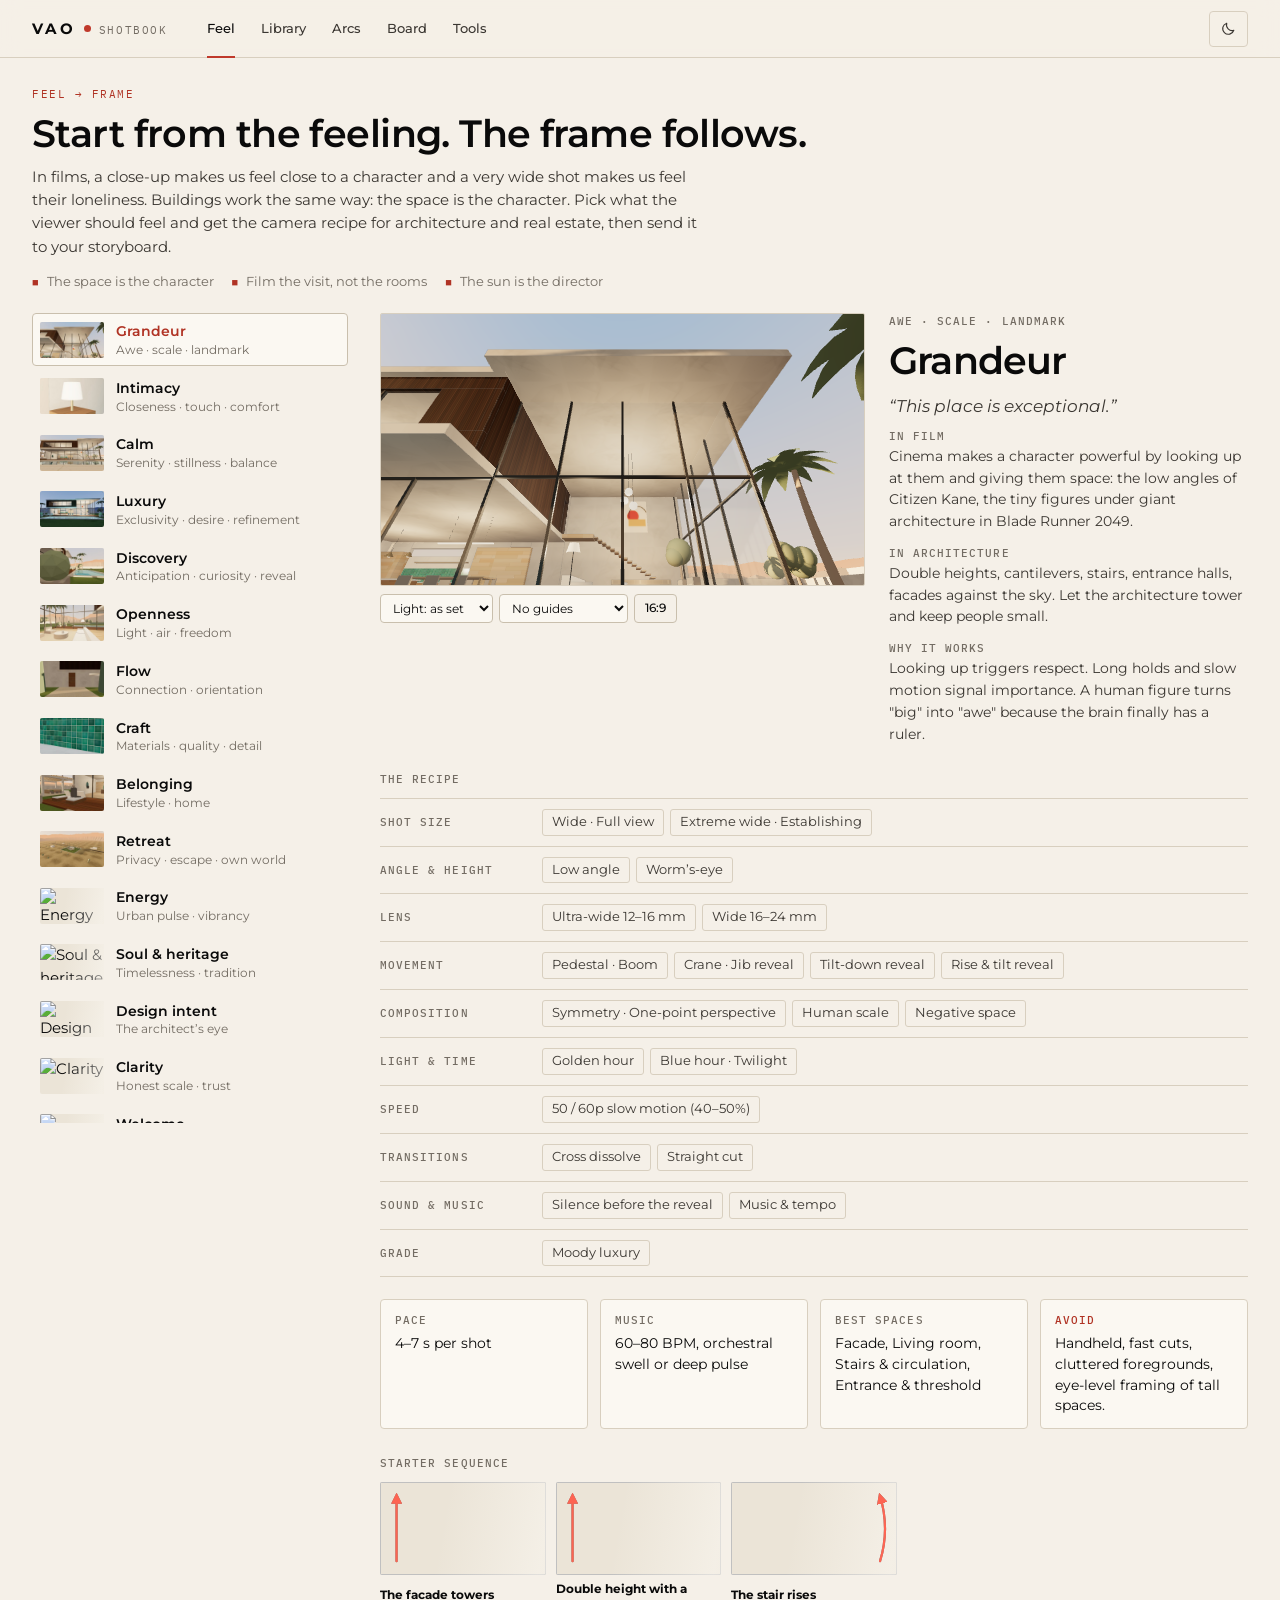
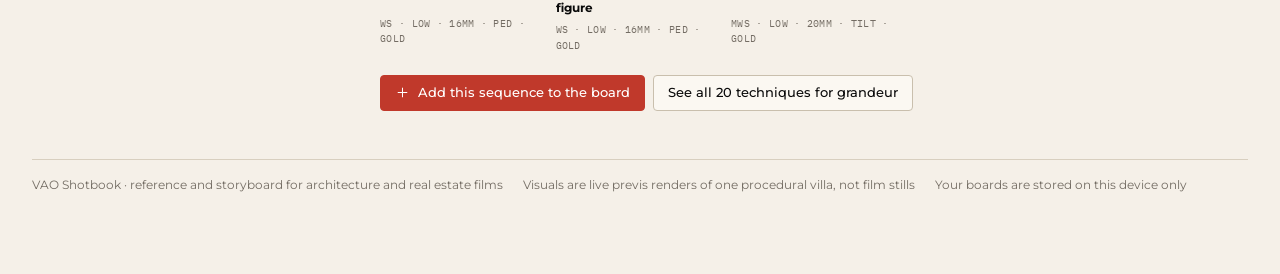
<file: storyboard/index.html>
<!DOCTYPE html>
<html lang="en">
<head>
<meta charset="utf-8">
<meta name="viewport" content="width=device-width, initial-scale=1, viewport-fit=cover">
<title>VAO Shotbook</title>
<meta name="description" content="Reference and storyboard app for architecture and real estate films: feelings to camera recipes, 169 techniques with their effect on the viewer, story arcs, a 3D previs villa, sun planner and shoot plan.">
<meta name="theme-color" content="#0a0a0a">
<link rel="manifest" href="manifest.webmanifest">
<link rel="icon" href="icon.svg" type="image/svg+xml">
<link rel="apple-touch-icon" href="icon.svg">
<link rel="preconnect" href="https://fonts.googleapis.com">
<link rel="preconnect" href="https://fonts.gstatic.com" crossorigin>
<link rel="stylesheet" href="https://fonts.googleapis.com/css2?family=IBM+Plex+Mono:wght@400;500&family=Montserrat:wght@400;500;600;700&display=swap">
<link rel="stylesheet" href="css/app.css">
</head>
<body>
<header class="topbar">
  <a class="brand" href="#feel" aria-label="VAO Shotbook home"><b>VAO</b><i></i><span>Shotbook</span></a>
  <nav class="nav" id="app-nav" aria-label="Main"></nav>
  <div class="bar-right">
    <span class="proj-pill muted" id="proj-pill"></span>
    <button class="iconbtn" id="theme" type="button" aria-label="Switch theme"></button>
  </div>
</header>

<main id="view" tabindex="-1"></main>

<nav class="tabbar" id="tabbar" aria-label="Main"></nav>

<div class="scrim" id="scrim" hidden></div>
<aside class="sheet" id="sheet" hidden aria-label="Details">
  <div class="sheet-head">
    <span class="label"></span>
    <button class="iconbtn sheet-close" type="button" aria-label="Close"><svg viewBox="0 0 24 24" fill="none" stroke="currentColor" stroke-width="1.6" stroke-linecap="round"><path d="M6 6l12 12M18 6 6 18"/></svg></button>
  </div>
  <div class="sheet-body"></div>
</aside>
<div class="toast" id="toast" role="status" aria-live="polite"></div>

<noscript><p style="padding:24px">VAO Shotbook needs JavaScript.</p></noscript>

<script src="vendor/three.min.js"></script>
<script src="js/previs.js"></script>
<script src="js/shots.js"></script>
<script src="js/data-library.js"></script>
<script src="js/data-feel.js"></script>
<script src="js/data-arcs.js"></script>
<script src="js/data-options.js"></script>
<script src="js/sun.js"></script>
<script src="js/diagrams.js"></script>
<script src="js/store.js"></script>
<script src="js/app.js"></script>
</body>
</html>
</file>
<file: storyboard/css/app.css>
/* VAO Shotbook
 * Layout: app shell. Sticky top bar on desktop, bottom tab bar on phones,
 * one content column (max 1320px) with a 16px+ gutter; detail sheets slide
 * in from the right (full screen on phones).
 * Palette: VAO brand. Light = cream paper + ink, dark = black + cream. Red accent.
 * Type: Montserrat (brand, display + body), IBM Plex Mono (camera data, slates).
 */
:root {
  --bg: #f5f0e8;
  --surface: #fbf8f2;
  --surface-2: #ebe4d7;
  --ink: #0a0a0a;
  --ink-2: #3b3732;
  --muted: #736c63;
  --line: #d8cfbf;
  --line-2: #c9bfad;
  --accent: #c0392b;
  --accent-text: #b03324;
  --accent-ink: #ffffff;
  --accent-soft: rgba(192, 57, 43, 0.09);
  --good: #3d7a4c;
  --warn: #a86b16;
  --scrim: rgba(10, 10, 10, 0.38);
  --shadow: 0 1px 2px rgba(30, 20, 10, 0.06), 0 10px 30px rgba(30, 20, 10, 0.1);
  --font: 'Montserrat', 'Avenir Next', 'Helvetica Neue', Arial, sans-serif;
  --mono: 'IBM Plex Mono', ui-monospace, 'SFMono-Regular', Menlo, Consolas, monospace;
  --r: 4px;
  --gutter: clamp(16px, 3vw, 32px);
  --bar-h: 58px;
  color-scheme: light;
}
@media (prefers-color-scheme: dark) {
  :root:not([data-theme="light"]) {
    --bg: #0a0a0a;
    --surface: #141312;
    --surface-2: #1e1c1a;
    --ink: #f5f0e8;
    --ink-2: #d9d2c6;
    --muted: #8f897f;
    --line: #2b2825;
    --line-2: #3a3632;
    --accent: #d2493a;
    --accent-text: #ec6a5a;
    --accent-ink: #ffffff;
    --accent-soft: rgba(210, 73, 58, 0.14);
    --good: #6fb27f;
    --warn: #e0a24a;
    --scrim: rgba(0, 0, 0, 0.6);
    --shadow: 0 1px 2px rgba(0, 0, 0, 0.5), 0 12px 32px rgba(0, 0, 0, 0.5);
    color-scheme: dark;
  }
}
:root[data-theme="dark"] {
  --bg: #0a0a0a;
  --surface: #141312;
  --surface-2: #1e1c1a;
  --ink: #f5f0e8;
  --ink-2: #d9d2c6;
  --muted: #8f897f;
  --line: #2b2825;
  --line-2: #3a3632;
  --accent: #d2493a;
  --accent-text: #ec6a5a;
  --accent-ink: #ffffff;
  --accent-soft: rgba(210, 73, 58, 0.14);
  --good: #6fb27f;
  --warn: #e0a24a;
  --scrim: rgba(0, 0, 0, 0.6);
  --shadow: 0 1px 2px rgba(0, 0, 0, 0.5), 0 12px 32px rgba(0, 0, 0, 0.5);
  color-scheme: dark;
}

* { box-sizing: border-box; }
html, body { margin: 0; }
body {
  background: var(--bg);
  color: var(--ink);
  font: 400 14.5px/1.55 var(--font);
  -webkit-font-smoothing: antialiased;
  text-rendering: optimizeLegibility;
  overflow-x: hidden;
}
img { max-width: 100%; display: block; }
button, input, select, textarea { font: inherit; color: inherit; }
a { color: inherit; }
:focus-visible { outline: 2px solid var(--accent); outline-offset: 2px; }
[hidden] { display: none !important; }
h1, h2, h3, h4 { margin: 0; font-weight: 600; text-wrap: balance; letter-spacing: -0.005em; }
h1 { font-size: clamp(26px, 3.4vw, 38px); line-height: 1.1; font-weight: 600; letter-spacing: -0.015em; }
h2 { font-size: 20px; line-height: 1.25; }
h3 { font-size: 15px; line-height: 1.3; }
p { margin: 0; }
.mono, .label { font-family: var(--mono); }
.label { font-size: 10.5px; letter-spacing: 0.1em; text-transform: uppercase; color: var(--muted); font-weight: 500; }
.muted { color: var(--muted); }
.accent { color: var(--accent-text); }
.num { font-variant-numeric: tabular-nums; }
.sr { position: absolute; width: 1px; height: 1px; overflow: hidden; clip: rect(0 0 0 0); white-space: nowrap; }

/* ---------- App bars ---------- */
.topbar {
  position: sticky; top: env(safe-area-inset-top, 0px); z-index: 40;
  display: flex; align-items: center; gap: 20px;
  height: var(--bar-h); padding: 0 var(--gutter);
  background: color-mix(in srgb, var(--bg) 88%, transparent);
  backdrop-filter: saturate(1.2) blur(10px); -webkit-backdrop-filter: saturate(1.2) blur(10px);
  border-bottom: 1px solid var(--line);
}
.brand { display: flex; align-items: baseline; gap: 8px; text-decoration: none; white-space: nowrap; }
.brand b { font-weight: 700; letter-spacing: 0.22em; font-size: 15px; }
.brand span { font-family: var(--mono); font-size: 11px; letter-spacing: 0.14em; text-transform: uppercase; color: var(--muted); }
.brand i { width: 7px; height: 7px; background: var(--accent); display: inline-block; border-radius: 50%; transform: translateY(-2px); }
.nav { display: flex; gap: 2px; margin-left: 8px; }
.nav a {
  text-decoration: none; padding: 8px 12px; font-size: 13px; font-weight: 500; color: var(--ink-2);
  border-radius: var(--r); position: relative;
}
.nav a:hover { color: var(--ink); background: var(--surface-2); }
.nav a[aria-current="page"] { color: var(--ink); }
.nav a[aria-current="page"]::after { content: ''; position: absolute; left: 12px; right: 12px; bottom: -11px; height: 2px; background: var(--accent); }
.bar-right { margin-left: auto; display: flex; align-items: center; gap: 8px; }
.iconbtn {
  display: inline-flex; align-items: center; justify-content: center; gap: 6px;
  min-width: 36px; height: 36px; padding: 0 10px; border: 1px solid var(--line); background: transparent;
  border-radius: var(--r); cursor: pointer; color: var(--ink-2);
}
.iconbtn:hover { border-color: var(--line-2); color: var(--ink); }
.iconbtn svg { width: 17px; height: 17px; }
.proj-pill { font-family: var(--mono); font-size: 11px; max-width: 220px; overflow: hidden; text-overflow: ellipsis; white-space: nowrap; }
.tabbar { display: none; }

main {
  max-width: 1320px; margin: 0 auto;
  padding-inline: var(--gutter); padding-block: 28px 80px;
}

@media (max-width: 760px) {
  .nav, .proj-pill { display: none; }
  .tabbar {
    display: grid; grid-template-columns: repeat(5, 1fr);
    position: fixed; left: 0; right: 0; bottom: 0; z-index: 40;
    padding: 6px 4px calc(6px + env(safe-area-inset-bottom, 0px));
    background: color-mix(in srgb, var(--bg) 92%, transparent);
    backdrop-filter: blur(10px); -webkit-backdrop-filter: blur(10px);
    border-top: 1px solid var(--line);
  }
  .tabbar a {
    display: flex; flex-direction: column; align-items: center; gap: 2px; text-decoration: none;
    font-size: 10.5px; font-weight: 500; color: var(--muted); padding: 4px 0;
  }
  .tabbar a svg { width: 21px; height: 21px; }
  .tabbar a[aria-current="page"] { color: var(--ink); }
  .tabbar a[aria-current="page"] svg { color: var(--accent); }
  main { padding-block: 20px calc(96px + env(safe-area-inset-bottom, 0px)); }
}

/* ---------- Buttons, inputs, chips ---------- */
.btn {
  display: inline-flex; align-items: center; justify-content: center; gap: 8px;
  padding: 9px 14px; border: 1px solid var(--line-2); border-radius: var(--r);
  background: var(--surface); color: var(--ink); font-size: 13px; font-weight: 500; cursor: pointer;
  text-decoration: none; white-space: nowrap; line-height: 1.2;
}
.btn:hover { border-color: var(--ink-2); }
.btn.primary { background: var(--accent); border-color: var(--accent); color: var(--accent-ink); }
.btn.primary:hover { filter: brightness(1.06); }
.btn.ghost { background: transparent; }
.btn.small { padding: 6px 10px; font-size: 12px; }
.btn.danger { color: var(--accent-text); }
.btn svg { width: 15px; height: 15px; }
.btn[disabled] { opacity: 0.45; cursor: default; }
.row { display: flex; flex-wrap: wrap; gap: 8px; align-items: center; }
.chip {
  display: inline-flex; align-items: center; gap: 6px; padding: 4px 9px;
  border: 1px solid var(--line); border-radius: 3px; background: transparent;
  font-size: 12.5px; color: var(--ink-2); cursor: pointer; text-decoration: none; line-height: 1.35;
}
.chip:hover { border-color: var(--ink-2); color: var(--ink); }
.chip.on { background: var(--ink); border-color: var(--ink); color: var(--bg); }
.chip.acc { border-color: var(--accent); color: var(--accent-text); }
.chip small { font-family: var(--mono); font-size: 10px; color: var(--muted); }
.chip.on small { color: inherit; opacity: 0.7; }
.chips { display: flex; flex-wrap: wrap; gap: 6px; }
.scroll-x { display: flex; gap: 6px; overflow-x: auto; padding-bottom: 4px; scrollbar-width: thin; }
.scroll-x > * { flex: 0 0 auto; }
label.f { display: grid; gap: 5px; min-width: 0; align-content: start; }
label.f > span { font-family: var(--mono); font-size: 10.5px; letter-spacing: 0.08em; text-transform: uppercase; color: var(--muted); }
.in, select.in, textarea.in {
  width: 100%; min-width: 0; padding: 8px 10px; border: 1px solid var(--line-2); border-radius: var(--r);
  background: var(--surface); color: var(--ink); font-size: 13.5px;
}
textarea.in { resize: vertical; min-height: 64px; line-height: 1.45; }
.in:focus { outline: none; border-color: var(--ink-2); box-shadow: 0 0 0 3px var(--accent-soft); }
input[type="range"] { accent-color: var(--accent); width: 100%; }
.hint { font-size: 12px; color: var(--muted); line-height: 1.4; }
.badge { font-family: var(--mono); font-size: 10px; letter-spacing: 0.08em; text-transform: uppercase; padding: 2px 6px; border: 1px solid var(--line-2); border-radius: 2px; color: var(--muted); white-space: nowrap; }
.badge.sig { border-color: var(--accent); color: var(--accent-text); }
.badge.sample { background: var(--accent-soft); border-color: transparent; color: var(--accent-text); }

/* ---------- Frames (images with overlays) ---------- */
.frame { position: relative; overflow: hidden; background: var(--surface-2); border-radius: 2px; aspect-ratio: 16 / 9; max-width: 100%; }
.frame > img, .frame > canvas, .frame > .dgwrap { position: absolute; inset: 0; width: 100%; height: 100%; object-fit: cover; }
.frame > .dgwrap { display: flex; align-items: center; justify-content: center; padding: 6%; background: var(--surface); }
.frame .guides, .frame .notation { position: absolute; inset: 0; width: 100%; height: 100%; pointer-events: none; }
.frame .ph { position: absolute; inset: 0; display: grid; place-items: center; color: var(--muted); font-family: var(--mono); font-size: 11px; letter-spacing: 0.08em; }
.frame.loading::after {
  content: ''; position: absolute; inset: 0;
  background: linear-gradient(100deg, transparent 20%, color-mix(in srgb, var(--surface) 55%, transparent) 50%, transparent 80%);
  background-size: 200% 100%; animation: shimmer 1.4s linear infinite;
}
@keyframes shimmer { from { background-position: 150% 0; } to { background-position: -50% 0; } }
.guides .g { stroke: rgba(255, 255, 255, 0.85); stroke-width: 1.4; vector-effect: non-scaling-stroke; fill: none; filter: drop-shadow(0 0 1px rgba(0, 0, 0, 0.6)); }
.guides .g.a { stroke: #ff6b5b; }
.guides .gz { fill: rgba(192, 57, 43, 0.22); stroke: none; }
.notation .n { stroke: #ff5a47; stroke-width: 2.2; opacity: 0.92; vector-effect: non-scaling-stroke; fill: none; stroke-linecap: round; filter: drop-shadow(0 0 1.5px rgba(0, 0, 0, 0.55)); }
.notation .nf { fill: #ff5a47; }
.notation .nz { fill: rgba(0, 0, 0, 0.35); }
.pv-canvas { display: block; width: 100%; height: auto; background: var(--surface-2); }
.split2 { display: grid; grid-template-columns: 1fr 1fr; gap: 6px; }
.split2 figure { margin: 0; display: grid; gap: 6px; }
.split2 figcaption { font-family: var(--mono); font-size: 10.5px; color: var(--muted); letter-spacing: 0.06em; text-transform: uppercase; }

/* SVG diagrams */
.dg { width: 100%; height: auto; color: var(--ink); overflow: visible; }
.dg .l { stroke: currentColor; stroke-width: 1.3; fill: none; }
.dg .l.m { stroke: var(--muted); }
.dg .l.a { stroke: var(--accent); }
.dg .fs { fill: var(--surface-2); stroke: var(--line-2); stroke-width: 1; }
.dg .f2 { fill: var(--line-2); }
.dg .fa, .dg .af { fill: var(--accent); }
.dg .fi { fill: var(--ink); }
.dg .tx { fill: var(--ink); font-family: var(--mono); font-size: 11px; }
.dg .tx.s { font-size: 9.5px; }
.dg .tx.m { fill: var(--muted); }
.dg .tx.a { fill: var(--accent-text); }
.dg .tx.b { font-weight: 600; font-size: 11.5px; }
.dg .tx.w { fill: #fff; }
.dg .rackA { animation: rackA 4s ease-in-out infinite; }
.dg .rackB { animation: rackB 4s ease-in-out infinite; }
@keyframes rackA { 0%, 35% { opacity: 1; } 55%, 90% { opacity: 0; } 100% { opacity: 1; } }
@keyframes rackB { 0%, 35% { opacity: 0; } 55%, 90% { opacity: 1; } 100% { opacity: 0; } }

/* ---------- Page heads ---------- */
.phead { display: grid; gap: 10px; margin-bottom: 22px; max-width: 900px; }
.phead p { color: var(--ink-2); max-width: 68ch; font-size: 15px; }
.eyebrow { font-family: var(--mono); font-size: 11px; letter-spacing: 0.14em; text-transform: uppercase; color: var(--accent-text); }

/* ---------- Feel ---------- */
.principles { display: flex; flex-wrap: wrap; gap: 8px 18px; margin-top: 4px; }
.principles span { font-size: 12.5px; color: var(--muted); display: inline-flex; gap: 8px; align-items: baseline; }
.principles b { font-family: var(--mono); font-weight: 500; color: var(--accent-text); font-size: 11px; }
.feel-layout { display: grid; grid-template-columns: minmax(250px, 320px) minmax(0, 1fr); gap: 28px; align-items: start; }
.feel-list { display: grid; gap: 4px; position: sticky; top: calc(var(--bar-h) + 16px); max-height: calc(100vh - var(--bar-h) - 32px); overflow-y: auto; padding-right: 4px; }
.feel-item {
  display: grid; grid-template-columns: 64px 1fr; gap: 12px; align-items: center; text-align: left;
  padding: 7px; border: 1px solid transparent; border-radius: var(--r); background: transparent; cursor: pointer;
}
.feel-item:hover { background: var(--surface); }
.feel-item[aria-selected="true"] { background: var(--surface); border-color: var(--line-2); }
.feel-item[aria-selected="true"] b { color: var(--accent-text); }
.feel-item .frame { width: 64px; }
.feel-item b { display: block; font-size: 14px; font-weight: 600; }
.feel-item span { display: block; font-size: 11.5px; color: var(--muted); line-height: 1.3; }
.recipe { display: grid; gap: 22px; min-width: 0; }
.recipe-top { display: grid; grid-template-columns: minmax(0, 1.35fr) minmax(0, 1fr); gap: 24px; align-items: start; }
.recipe-title { display: grid; gap: 8px; }
.recipe-title h2 { font-size: clamp(28px, 3vw, 40px); letter-spacing: -0.02em; }
.voice { font-size: 17px; color: var(--ink-2); font-style: italic; }
.why { display: grid; gap: 12px; }
.why p { font-size: 14px; color: var(--ink-2); }
.why p b { display: block; font-family: var(--mono); font-size: 10.5px; letter-spacing: 0.1em; text-transform: uppercase; color: var(--muted); font-weight: 500; margin-bottom: 2px; }
.rtable { border-top: 1px solid var(--line); }
.rrow { display: grid; grid-template-columns: 150px minmax(0, 1fr); gap: 12px; padding: 10px 0; border-bottom: 1px solid var(--line); align-items: baseline; }
.rrow > .label { padding-top: 3px; }
.facts { display: grid; grid-template-columns: repeat(auto-fit, minmax(180px, 1fr)); gap: 12px; }
.fact { padding: 12px 14px; background: var(--surface); border: 1px solid var(--line); border-radius: var(--r); display: grid; gap: 4px; align-content: start; }
.fact p { font-size: 13.5px; }
.player { display: grid; gap: 8px; }
.player .frame { border: 1px solid var(--line); }
.pctl { display: flex; flex-wrap: wrap; gap: 6px; align-items: center; }
.pctl .scrub { flex: 1 1 140px; min-width: 120px; }
.pctl select { width: auto; padding: 5px 8px; font-size: 12px; }
.pctl .tc { font-family: var(--mono); font-size: 11px; color: var(--muted); min-width: 64px; text-align: right; }
@media (max-width: 1000px) {
  .recipe-top { grid-template-columns: 1fr; }
}
@media (max-width: 760px) {
  .feel-layout { grid-template-columns: 1fr; gap: 16px; }
  .feel-list { position: static; max-height: none; grid-auto-flow: column; grid-auto-columns: 150px; overflow-x: auto; padding-bottom: 6px; }
  .feel-item { grid-template-columns: 1fr; gap: 6px; padding: 6px; }
  .feel-item .frame { width: 100%; }
  .rrow { grid-template-columns: 1fr; gap: 6px; }
}

/* ---------- Library ---------- */
.lib-tools { display: grid; gap: 10px; margin-bottom: 18px; position: sticky; top: var(--bar-h); z-index: 5; background: var(--bg); padding: 10px 0; border-bottom: 1px solid var(--line); }
.lib-search { display: flex; gap: 8px; flex-wrap: wrap; }
.lib-search .in { flex: 1 1 220px; }
.lib-search select { flex: 0 1 180px; width: auto; }
.cat-block { margin: 26px 0 8px; display: grid; gap: 4px; }
.cat-block h2 { display: flex; gap: 10px; align-items: baseline; }
.cat-block h2 small { font-family: var(--mono); font-size: 11px; color: var(--muted); font-weight: 400; }
.cat-block p { color: var(--muted); font-size: 13px; max-width: 70ch; }
.grid { display: grid; grid-template-columns: repeat(auto-fill, minmax(220px, 1fr)); gap: 18px 16px; margin-top: 12px; }
.card { display: grid; gap: 8px; align-content: start; text-align: left; background: transparent; border: 0; padding: 0; cursor: pointer; color: inherit; min-width: 0; }
.card .frame { border: 1px solid var(--line); transition: border-color 0.15s; }
.card:hover .frame { border-color: var(--ink-2); }
.card .meta { display: flex; justify-content: space-between; gap: 8px; align-items: center; }
.card h3 { font-size: 14.5px; }
.card p { font-size: 12.5px; color: var(--muted); line-height: 1.45; }
.empty { padding: 40px 0; color: var(--muted); }

/* ---------- Sheet ---------- */
.scrim { position: fixed; inset: 0; background: var(--scrim); z-index: 60; opacity: 0; transition: opacity 0.2s; }
.scrim.open { opacity: 1; }
.sheet {
  position: fixed; top: 0; right: 0; bottom: 0; z-index: 61; width: min(780px, 100%);
  background: var(--bg); border-left: 1px solid var(--line); box-shadow: var(--shadow);
  display: flex; flex-direction: column; transform: translateX(102%); transition: transform 0.26s cubic-bezier(0.2, 0.8, 0.2, 1);
  padding-top: env(safe-area-inset-top, 0px);
}
.sheet.open { transform: none; }
.sheet-head { display: flex; align-items: center; gap: 10px; padding: 12px var(--gutter); border-bottom: 1px solid var(--line); min-height: 56px; }
.sheet-head .label { flex: 1; min-width: 0; overflow: hidden; text-overflow: ellipsis; white-space: nowrap; }
.sheet-body { overflow-y: auto; padding: 20px var(--gutter) calc(40px + env(safe-area-inset-bottom, 0px)); display: grid; gap: 22px; align-content: start; }
.entry-head { display: grid; gap: 8px; }
.entry-head h2 { font-size: clamp(22px, 2.6vw, 30px); letter-spacing: -0.015em; }
.entry-head .lead { font-size: 16px; color: var(--ink-2); }
.sections { display: grid; gap: 16px; }
.sec { display: grid; gap: 4px; padding-top: 14px; border-top: 1px solid var(--line); }
.sec p { color: var(--ink-2); font-size: 14.5px; max-width: 68ch; }
.sec.avoid p { color: var(--ink); }
.sec.avoid .label { color: var(--accent-text); }
@media (prefers-reduced-motion: reduce) { .sheet, .scrim { transition: none; } }

/* ---------- Transition demos & grade demos ---------- */
.tx { position: absolute; inset: 0; overflow: hidden; background: #000; }
.tx img { position: absolute; inset: 0; width: 100%; height: 100%; object-fit: cover; }
.tx .B { opacity: 0; }
.tx .fx { position: absolute; inset: 0; pointer-events: none; }
.tx-cut .B { animation: txcut 3.2s steps(1, end) infinite; }
@keyframes txcut { 0%, 49% { opacity: 0; } 50%, 100% { opacity: 1; } }
.tx-dissolve .B { animation: txdiss 3.6s ease-in-out infinite; }
@keyframes txdiss { 0%, 35% { opacity: 0; } 60%, 100% { opacity: 1; } }
.tx-dip .A { animation: txdipA 3.6s linear infinite; } .tx-dip .B { animation: txdipB 3.6s linear infinite; }
@keyframes txdipA { 0%, 35% { opacity: 1; } 48%, 100% { opacity: 0; } }
@keyframes txdipB { 0%, 52% { opacity: 0; } 66%, 100% { opacity: 1; } }
.tx-whip .A { animation: txwhipA 3.2s ease-in infinite; } .tx-whip .B { animation: txwhipB 3.2s ease-out infinite; }
@keyframes txwhipA { 0%, 40% { transform: none; filter: none; opacity: 1; } 50% { transform: translateX(-60%); filter: blur(14px); opacity: 1; } 50.1%, 100% { opacity: 0; } }
@keyframes txwhipB { 0%, 49.9% { opacity: 0; transform: translateX(60%); filter: blur(14px); } 50% { opacity: 1; transform: translateX(60%); filter: blur(14px); } 62%, 100% { opacity: 1; transform: none; filter: none; } }
.tx-wipe .B { opacity: 1; clip-path: inset(0 100% 0 0); animation: txwipe 3.6s ease-in-out infinite; }
.tx-wipe .fx { background: linear-gradient(90deg, transparent 0, transparent calc(var(--p) - 9%), #1a1511 calc(var(--p) - 9%), #0e0b09 var(--p), transparent var(--p)); animation: txwipebar 3.6s ease-in-out infinite; }
@keyframes txwipe { 0%, 35% { clip-path: inset(0 100% 0 0); } 65%, 100% { clip-path: inset(0 0 0 0); } }
@property --p { syntax: '<percentage>'; inherits: false; initial-value: 0%; }
@keyframes txwipebar { 0%, 35% { --p: 0%; } 65% { --p: 109%; } 100% { --p: 109%; } }
.tx-push .A { animation: txpushA 3.2s ease-in infinite; } .tx-push .B { animation: txpushB 3.2s ease-out infinite; }
@keyframes txpushA { 0%, 30% { transform: scale(1); filter: none; opacity: 1; } 50% { transform: scale(1.6); filter: blur(6px); opacity: 1; } 50.1%, 100% { opacity: 0; } }
@keyframes txpushB { 0%, 49.9% { opacity: 0; } 50% { opacity: 1; transform: scale(1.35); filter: blur(6px); } 70%, 100% { opacity: 1; transform: scale(1); filter: none; } }
.tx-mask .B { opacity: 1; clip-path: inset(38% 44% 12% 44%); animation: txmask 3.6s cubic-bezier(0.6, 0, 0.3, 1) infinite; }
@keyframes txmask { 0%, 30% { clip-path: inset(38% 44% 12% 44%); opacity: 0; } 31% { opacity: 1; } 70%, 100% { clip-path: inset(0 0 0 0); opacity: 1; } }
.tx-slider .B { opacity: 1; clip-path: inset(0 50% 0 0); animation: txslide 4s ease-in-out infinite alternate; }
.tx-slider .fx { border-right: 2px solid #fff; width: 50%; animation: txslidebar 4s ease-in-out infinite alternate; }
@keyframes txslide { from { clip-path: inset(0 85% 0 0); } to { clip-path: inset(0 15% 0 0); } }
@keyframes txslidebar { from { width: 15%; } to { width: 85%; } }
.tx-plan .A { filter: grayscale(1) invert(1) contrast(1.8) brightness(1.1); }
.tx-plan .B { animation: txdiss 3.6s ease-in-out infinite; }
.tx-seamless .A { animation: txseamA 3.2s linear infinite; } .tx-seamless .B { animation: txseamB 3.2s linear infinite; }
@keyframes txseamA { 0% { transform: translateX(0); opacity: 1; } 50% { transform: translateX(-30%); opacity: 1; } 50.1%, 100% { opacity: 0; } }
@keyframes txseamB { 0%, 49.9% { opacity: 0; } 50% { opacity: 1; transform: translateX(30%); } 100% { opacity: 1; transform: translateX(0); } }
.tx-seamless .fx { background: linear-gradient(90deg, transparent 42%, #0c0a08 47%, #0c0a08 53%, transparent 58%); opacity: 0; animation: txseamfx 3.2s linear infinite; }
@keyframes txseamfx { 0%, 44% { opacity: 0; } 50% { opacity: 1; } 56%, 100% { opacity: 0; } }
.tx-spin .A { animation: txspinA 3.2s ease-in infinite; } .tx-spin .B { animation: txspinB 3.2s ease-out infinite; }
@keyframes txspinA { 0%, 30% { transform: rotate(0) scale(1); filter: none; opacity: 1; } 50% { transform: rotate(90deg) scale(1.8); filter: blur(8px); opacity: 1; } 50.1%, 100% { opacity: 0; } }
@keyframes txspinB { 0%, 49.9% { opacity: 0; } 50% { opacity: 1; transform: rotate(-90deg) scale(1.8); filter: blur(8px); } 70%, 100% { opacity: 1; transform: none; filter: none; } }
.tx-flash .B { animation: txcut 3.2s steps(1, end) infinite; }
.tx-flash .fx { background: radial-gradient(circle at 70% 40%, #ffd9a3, #ff9a4a 40%, rgba(255, 120, 40, 0) 75%); mix-blend-mode: screen; opacity: 0; animation: txflash 3.2s ease-in-out infinite; }
@keyframes txflash { 0%, 38% { opacity: 0; } 50% { opacity: 1; } 64%, 100% { opacity: 0; } }
.tx-split .A { clip-path: inset(0 50% 0 0); } .tx-split .B { opacity: 1; clip-path: inset(0 0 0 50%); }
.tx-split .fx { left: calc(50% - 1px); width: 2px; background: #fff; }
.tx-label { position: absolute; left: 8px; bottom: 8px; font-family: var(--mono); font-size: 10px; color: #fff; background: rgba(0, 0, 0, 0.45); padding: 2px 6px; border-radius: 2px; letter-spacing: 0.06em; }
.grade { position: absolute; inset: 0; }
.grade img { position: absolute; inset: 0; width: 100%; height: 100%; object-fit: cover; }
.grade .gB { clip-path: inset(0 0 0 50%); }
.grade .bar { position: absolute; top: 0; bottom: 0; left: 50%; width: 2px; background: #fff; box-shadow: 0 0 0 1px rgba(0, 0, 0, 0.25); cursor: ew-resize; }
.grade .bar::after { content: ''; position: absolute; top: 50%; left: -9px; width: 20px; height: 20px; border-radius: 50%; background: #fff; transform: translateY(-50%); box-shadow: 0 1px 4px rgba(0, 0, 0, 0.4); }
.g-natural { filter: none; }
.g-warm { filter: sepia(0.22) saturate(1.22) hue-rotate(-7deg) brightness(1.03); }
.g-airy { filter: brightness(1.16) contrast(0.84) saturate(0.84); }
.g-moody { filter: contrast(1.28) brightness(0.76) saturate(0.72); }
.g-film { filter: sepia(0.16) contrast(0.94) saturate(0.9) brightness(1.03); }
.g-log { filter: contrast(0.58) saturate(0.48) brightness(1.14); }
.g-tealorange { filter: saturate(1.55) contrast(1.16) hue-rotate(-12deg); }
.grain::after { content: ''; position: absolute; inset: 0; opacity: 0.22; mix-blend-mode: overlay; background-image: url("data:image/svg+xml;utf8,<svg xmlns='http://www.w3.org/2000/svg' width='120' height='120'><filter id='n'><feTurbulence type='fractalNoise' baseFrequency='.9' numOctaves='2'/></filter><rect width='100%' height='100%' filter='url(%23n)'/></svg>"); }
@media (prefers-reduced-motion: reduce) {
  .tx *, .dg * { animation-play-state: paused !important; }
}

/* ---------- Arcs ---------- */
.arc-grid { display: grid; grid-template-columns: repeat(auto-fill, minmax(320px, 1fr)); gap: 18px; }
.arc { display: grid; gap: 12px; padding: 18px; background: var(--surface); border: 1px solid var(--line); border-radius: var(--r); align-content: start; min-width: 0; }
.arc.sig { border-color: var(--accent); }
.arc h2 { font-size: 19px; }
.arc .for { font-size: 12.5px; color: var(--muted); }
.arc p { font-size: 13.5px; color: var(--ink-2); }
.beats { display: flex; height: 30px; border-radius: 2px; overflow: hidden; gap: 2px; }
.beats > div { display: flex; align-items: center; padding: 0 5px; font-family: var(--mono); font-size: 9.5px; letter-spacing: 0.04em; text-transform: uppercase; color: var(--ink); background: var(--surface-2); overflow: hidden; white-space: nowrap; min-width: 0; }
.beats > div:nth-child(odd) { background: var(--line); }
.beats > div.hot { background: var(--accent); color: var(--accent-ink); }
.arc-meta { display: flex; flex-wrap: wrap; gap: 6px; }
.beat-list { display: grid; gap: 18px; }
.beat-block { display: grid; gap: 10px; }
.beat-block header { display: grid; gap: 2px; }
.mini-shots { display: grid; grid-template-columns: repeat(auto-fill, minmax(150px, 1fr)); gap: 10px; }
.mini-shot { display: grid; gap: 5px; font-size: 12px; }
.mini-shot .codes { font-family: var(--mono); font-size: 10px; color: var(--muted); }

/* ---------- Board ---------- */
.board-head { display: grid; gap: 14px; margin-bottom: 16px; }
.title-row { display: flex; gap: 12px; align-items: center; flex-wrap: wrap; }
.proj-title { font-size: clamp(22px, 3vw, 32px); font-weight: 600; letter-spacing: -0.015em; border: 1px solid transparent; background: transparent; padding: 2px 6px; margin-left: -7px; border-radius: var(--r); min-width: 0; flex: 1 1 260px; }
.proj-title:hover { border-color: var(--line); }
.proj-title:focus { outline: none; border-color: var(--line-2); background: var(--surface); }
.meta-grid { display: grid; grid-template-columns: repeat(auto-fit, minmax(128px, 1fr)); gap: 10px; }
.meta summary { cursor: pointer; font-family: var(--mono); font-size: 11px; letter-spacing: 0.1em; text-transform: uppercase; color: var(--muted); padding: 4px 0 10px; list-style-position: inside; }
.meta:not([open]) summary { padding-bottom: 0; }
@media (min-width: 761px) { .meta summary { display: none; } }
.runtime { display: grid; gap: 6px; }
.rt-bar { position: relative; height: 8px; background: var(--surface-2); border-radius: 4px; overflow: hidden; }
.rt-bar i { position: absolute; left: 0; top: 0; bottom: 0; background: var(--ink-2); border-radius: 4px; }
.rt-bar i.over { background: var(--accent); }
.rt-row { display: flex; justify-content: space-between; gap: 10px; font-family: var(--mono); font-size: 11.5px; color: var(--muted); flex-wrap: wrap; }
.rt-row b { color: var(--ink); font-weight: 500; }
.tabs { display: flex; gap: 2px; border-bottom: 1px solid var(--line); margin-bottom: 18px; overflow-x: auto; }
.tabs button { background: transparent; border: 0; padding: 10px 14px; cursor: pointer; font-size: 13px; font-weight: 500; color: var(--muted); border-bottom: 2px solid transparent; margin-bottom: -1px; white-space: nowrap; }
.tabs button[aria-selected="true"] { color: var(--ink); border-bottom-color: var(--accent); }
.frames { display: grid; grid-template-columns: repeat(auto-fill, minmax(250px, 1fr)); gap: 20px 16px; }
.frames.portrait { grid-template-columns: repeat(auto-fill, minmax(170px, 1fr)); }
.shot { display: grid; gap: 8px; align-content: start; position: relative; min-width: 0; }
.shot .frame { border: 1px solid var(--line); cursor: pointer; }
.shot.dragging { opacity: 0.35; }
.shot.drop-before::before { content: ''; position: absolute; left: -9px; top: 0; bottom: 0; width: 3px; background: var(--accent); border-radius: 2px; }
.slate { position: absolute; left: 6px; top: 6px; display: flex; gap: 4px; }
.slate span, .dur { font-family: var(--mono); font-size: 10.5px; padding: 2px 6px; background: rgba(10, 10, 10, 0.62); color: #fff; border-radius: 2px; letter-spacing: 0.04em; }
.slate .no { background: var(--accent); }
.dur { position: absolute; right: 6px; top: 6px; }
.frame .kind { position: absolute; right: 6px; bottom: 6px; font-family: var(--mono); font-size: 9.5px; padding: 1px 5px; background: rgba(10, 10, 10, 0.5); color: #fff; border-radius: 2px; letter-spacing: 0.06em; }
.shot-body { display: grid; gap: 3px; padding: 0 2px; }
.shot-body .beat { font-family: var(--mono); font-size: 10px; letter-spacing: 0.08em; text-transform: uppercase; color: var(--accent-text); }
.shot-body h3 { font-size: 14.5px; }
.shot-body .purpose { font-size: 12.5px; color: var(--ink-2); line-height: 1.4; }
.codes { font-family: var(--mono); font-size: 10.5px; color: var(--muted); letter-spacing: 0.03em; }
.shot-tools { display: flex; gap: 4px; justify-content: flex-end; }
.shot-tools button { border: 1px solid var(--line); background: transparent; border-radius: 3px; height: 28px; min-width: 28px; cursor: pointer; color: var(--muted); display: inline-grid; place-items: center; padding: 0 6px; font-size: 12px; }
.shot-tools button:hover { color: var(--ink); border-color: var(--ink-2); }
.shot-tools .grip { cursor: grab; margin-right: auto; touch-action: none; }
.shot-tools svg { width: 14px; height: 14px; }
.add-shot { border: 1px dashed var(--line-2); border-radius: var(--r); display: grid; place-items: center; aspect-ratio: 16 / 9; color: var(--muted); background: transparent; cursor: pointer; font-size: 13px; }
.add-shot:hover { color: var(--ink); border-color: var(--ink-2); }
.shot.done .frame::after { content: 'SHOT'; position: absolute; right: 6px; bottom: 6px; font-family: var(--mono); font-size: 10px; background: var(--good); color: #fff; padding: 2px 6px; border-radius: 2px; }
.banner { display: flex; flex-wrap: wrap; gap: 10px; align-items: center; padding: 10px 14px; border: 1px solid var(--line); background: var(--surface); border-radius: var(--r); font-size: 13px; }
.banner p { flex: 1 1 280px; }
.menu { position: relative; }
.menu-pop { position: absolute; right: 0; top: calc(100% + 6px); z-index: 20; min-width: 230px; background: var(--surface); border: 1px solid var(--line-2); border-radius: var(--r); box-shadow: var(--shadow); padding: 6px; display: grid; gap: 2px; }
.menu-pop button { text-align: left; background: transparent; border: 0; padding: 8px 10px; border-radius: 3px; cursor: pointer; font-size: 13px; }
.menu-pop button:hover { background: var(--surface-2); }
.menu-pop hr { border: 0; border-top: 1px solid var(--line); margin: 4px 0; }
.menu-pop .label { padding: 6px 10px 2px; }

/* Editor */
.ed { display: grid; gap: 16px; }
.ed-grid { display: grid; grid-template-columns: repeat(2, minmax(0, 1fr)); gap: 12px 14px; }
.ed-grid .full { grid-column: 1 / -1; }
.ed-note { font-size: 12.5px; padding: 8px 10px; border-left: 3px solid var(--warn); background: var(--surface); color: var(--ink-2); }
.why-line { font-size: 12px; color: var(--muted); min-height: 1.4em; }
.why-line a { color: var(--accent-text); text-decoration: none; }
.comp-chips .chip { font-size: 12px; }
.confirm { display: inline-flex; gap: 6px; align-items: center; font-size: 12.5px; }
@media (max-width: 560px) { .ed-grid { grid-template-columns: 1fr; } }

/* Timeline */
.tl-wrap { overflow-x: auto; padding-bottom: 8px; }
.tl { position: relative; display: flex; height: 92px; min-width: 640px; gap: 2px; }
.tl-seg { position: relative; background: var(--surface-2); border-radius: 2px; overflow: hidden; cursor: pointer; min-width: 6px; }
.tl-seg img { position: absolute; inset: 0; width: 100%; height: 100%; object-fit: cover; opacity: 0.85; }
.tl-seg span { position: absolute; left: 4px; top: 4px; font-family: var(--mono); font-size: 10px; background: rgba(10, 10, 10, 0.6); color: #fff; padding: 1px 4px; border-radius: 2px; }
.tl-seg.alt { outline: 2px solid transparent; }
.tl-ticks { position: relative; height: 22px; min-width: 640px; }
.tl-ticks i { position: absolute; top: 0; width: 1px; height: 6px; background: var(--line-2); }
.tl-ticks i.bar { height: 11px; background: var(--muted); }
.tl-ticks b { position: absolute; top: 12px; font-family: var(--mono); font-size: 9.5px; color: var(--muted); font-weight: 400; transform: translateX(-50%); }
.tl-target { position: absolute; top: -6px; bottom: -6px; width: 2px; background: var(--accent); }
.tl-beats { display: grid; gap: 6px; margin-top: 14px; }
.tl-beat { display: grid; grid-template-columns: 170px 1fr 80px; gap: 12px; padding: 8px 0; border-bottom: 1px solid var(--line); font-size: 13px; align-items: baseline; }
.tl-beat .mono { font-size: 11.5px; color: var(--muted); text-align: right; }
@media (max-width: 560px) { .tl-beat { grid-template-columns: 1fr 64px; } .tl-beat p { grid-column: 1 / -1; } }

/* Shoot plan */
.plan-sum { display: grid; grid-template-columns: repeat(auto-fit, minmax(150px, 1fr)); gap: 10px; margin-bottom: 18px; }
.slot { margin-top: 18px; display: grid; gap: 8px; }
.slot > header { display: flex; align-items: baseline; gap: 12px; flex-wrap: wrap; padding-bottom: 6px; border-bottom: 2px solid var(--ink); }
.slot > header h3 { font-size: 16px; }
.slot > header .mono { font-size: 12px; color: var(--accent-text); }
.slot > header p { flex: 1 1 100%; font-size: 12.5px; color: var(--muted); }
.plan-space { font-family: var(--mono); font-size: 10.5px; letter-spacing: 0.08em; text-transform: uppercase; color: var(--muted); margin-top: 6px; }
.plan-item { display: grid; grid-template-columns: 26px 72px minmax(0, 1fr) auto; gap: 10px; align-items: center; padding: 6px 0; border-bottom: 1px solid var(--line); }
.plan-item input { width: 18px; height: 18px; accent-color: var(--accent); }
.plan-item .frame { width: 72px; }
.plan-item .t b { display: block; font-size: 13.5px; font-weight: 600; }
.plan-item .t span { font-family: var(--mono); font-size: 10.5px; color: var(--muted); }
.plan-item.done .t b { text-decoration: line-through; color: var(--muted); }
.plan-item .mono { font-size: 11px; color: var(--muted); }

/* Animatic */
.anim { display: grid; gap: 10px; max-width: 980px; }
.anim-stage { position: relative; background: #000; overflow: hidden; border-radius: 2px; margin: 0 auto; width: 100%; }
.anim-stage.portrait { max-width: 400px; }
.anim-stage > * { position: absolute; inset: 0; width: 100%; height: 100%; }
.anim-stage .pv-canvas { height: 100%; object-fit: cover; }
.anim-stage img { object-fit: cover; transform-origin: 50% 50%; }
.anim-veil { background: #000; opacity: 0; pointer-events: none; }
.anim-over { pointer-events: none; }
.anim-over .lt { position: absolute; left: 12px; bottom: 12px; right: 12px; display: flex; gap: 8px; align-items: flex-end; justify-content: space-between; color: #fff; font-family: var(--mono); font-size: 11px; text-shadow: 0 1px 2px rgba(0, 0, 0, 0.6); }
.anim-over .lt b { font-family: var(--font); font-size: 15px; font-weight: 600; display: block; }
.anim-bar { display: flex; gap: 2px; height: 6px; }
.anim-bar i { flex: 1; background: var(--surface-2); border-radius: 1px; position: relative; overflow: hidden; }
.anim-bar i b { position: absolute; inset: 0; width: 0; background: var(--accent); }

/* Tools */
.tools-grid { display: grid; grid-template-columns: minmax(0, 1fr) minmax(0, 1.25fr); gap: 26px; align-items: start; }
.tool-panel { display: grid; gap: 14px; min-width: 0; }
.kv { display: grid; grid-template-columns: repeat(auto-fit, minmax(140px, 1fr)); gap: 10px; }
.kv > div { padding: 10px 12px; border: 1px solid var(--line); border-radius: var(--r); background: var(--surface); display: grid; gap: 2px; }
.kv b { font-family: var(--mono); font-size: 17px; font-weight: 500; font-variant-numeric: tabular-nums; }
.kv b.acc { color: var(--accent-text); }
.kv span { font-size: 11.5px; color: var(--muted); }
.formrow { display: grid; grid-template-columns: repeat(auto-fit, minmax(130px, 1fr)); gap: 10px; }
.sunchart { width: 100%; height: auto; }
.sunchart .ax { stroke: var(--line-2); stroke-width: 1; }
.sunchart .curve { stroke: var(--ink); stroke-width: 2; fill: none; }
.sunchart .lit { stroke: var(--accent); stroke-width: 5; stroke-linecap: round; }
.sunchart .band-g { fill: #e9a95b; opacity: 0.35; }
.sunchart .band-b { fill: #4f6fb0; opacity: 0.35; }
.sunchart .night { fill: var(--surface-2); }
.sunchart text { font-family: var(--mono); font-size: 10px; fill: var(--muted); }
.sunchart .now { stroke: var(--accent); stroke-width: 1.5; stroke-dasharray: 3 3; }
.compass { display: flex; gap: 4px; flex-wrap: wrap; }
.compass button { font-family: var(--mono); font-size: 11px; padding: 5px 8px; min-width: 38px; }
.honesty { display: flex; height: 8px; border-radius: 4px; overflow: hidden; }
.honesty i { flex: 1; }
.check-list { display: grid; gap: 6px; font-size: 13px; color: var(--ink-2); padding-left: 18px; margin: 0; }
.fc-stage { position: relative; display: grid; place-items: center; background: var(--surface-2); border: 1px dashed var(--line-2); border-radius: var(--r); min-height: 240px; overflow: hidden; }
.fc-stage .frame { width: 100%; background: #000; }
.fc-stage .frame img { object-fit: contain; }
.fc-drop { display: grid; gap: 10px; place-items: center; text-align: center; padding: 30px; color: var(--muted); font-size: 13px; }
@media (max-width: 900px) { .tools-grid { grid-template-columns: 1fr; } }
@media (max-width: 760px) {
  .lib-tools { position: static; }
  .lib-search select { flex: 1 1 140px; }
  .phead p { font-size: 14.5px; }
}

/* Toast */
.toast { position: fixed; left: 50%; bottom: calc(24px + env(safe-area-inset-bottom, 0px)); transform: translate(-50%, 20px); z-index: 80; background: var(--ink); color: var(--bg); padding: 10px 16px; border-radius: var(--r); font-size: 13px; opacity: 0; pointer-events: none; transition: opacity 0.2s, transform 0.2s; max-width: calc(100% - 32px); }
.toast.show { opacity: 1; transform: translate(-50%, 0); }
@media (max-width: 760px) { .toast { bottom: calc(84px + env(safe-area-inset-bottom, 0px)); } }

/* Footer note */
.foot { margin-top: 48px; padding-top: 16px; border-top: 1px solid var(--line); font-size: 12px; color: var(--muted); display: flex; flex-wrap: wrap; gap: 8px 20px; }

/* ---------- Print: storyboard sheets ---------- */
@media print {
  @page { size: A4 landscape; margin: 12mm; }
  body { background: #fff; color: #000; font-size: 10pt; }
  .topbar, .tabbar, .tabs, .board-actions, .shot-tools, .add-shot, .runtime, .meta-grid, .banner, .scrim, .sheet, .toast, .foot, .no-print { display: none !important; }
  main { padding: 0; max-width: none; }
  .print-head { display: block !important; margin-bottom: 8mm; }
  .frames { grid-template-columns: repeat(3, 1fr); gap: 6mm; }
  .frames.portrait { grid-template-columns: repeat(5, 1fr); }
  .shot { break-inside: avoid; }
  .shot .frame { border: 0.3mm solid #000; }
}
.print-head { display: none; }
.frame .guides, .frame .notation, .frame .gslot { z-index: 2; }
.frame .slate, .frame .dur, .frame .kind { z-index: 3; }
a.card, a.feel-item { text-decoration: none; }
</file>
